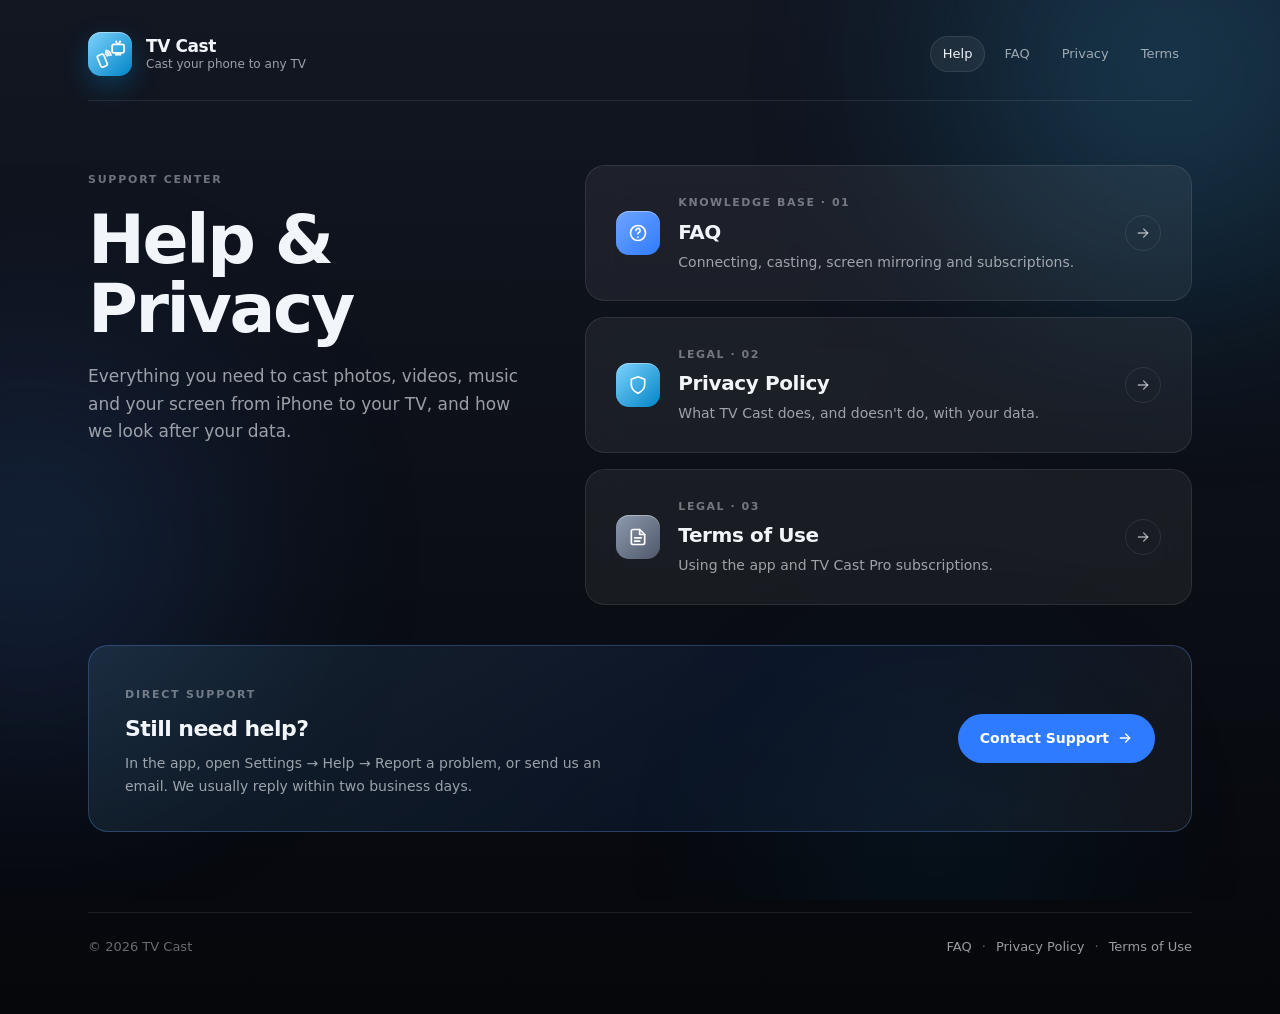
<file: index.html>
<!DOCTYPE html>
<html lang="en">
<head>
  <meta charset="UTF-8">
  <meta name="viewport" content="width=device-width, initial-scale=1.0, viewport-fit=cover">
  <meta name="color-scheme" content="dark">
  <meta name="theme-color" content="#121722">
  <meta name="description" content="Help, privacy policy and terms of use for the TV Cast app.">
  <title>Help & Privacy — TV Cast</title>
  <link rel="stylesheet" href="style.css">
</head>
<body>
  <div class="bg-blooms" aria-hidden="true">
    <div class="bloom bloom--sky"></div>
    <div class="bloom bloom--blue"></div>
    <div class="bloom bloom--deep"></div>
  </div>

  <div class="site-shell">
    <header class="site-header">
      <a class="brand" href="index.html">
        <span class="logo-tile" aria-hidden="true"><svg viewBox="0 0 300 300" fill="none" stroke="#FFFFFF" stroke-width="16" stroke-linecap="round" stroke-linejoin="round"><rect x="170" y="60" width="112" height="80" rx="18"/><path d="M226 140 V154 M204 156 H248"/><path d="M226 60 L210 38 M226 60 L242 38" stroke-width="12"/><circle cx="208" cy="34" r="10" fill="#FFFFFF" stroke="none"/><circle cx="244" cy="34" r="10" fill="#FFFFFF" stroke="none"/><rect x="46" y="154" width="64" height="116" rx="17" transform="rotate(-22 78 212)"/><path d="M107.3 150.3 A20 20 0 0 1 123.7 166.7"/><path d="M110.3 132.5 A38 38 0 0 1 141.5 163.7"/><path d="M113.2 114.8 A56 56 0 0 1 159.2 160.8"/></svg></span>
        <span class="brand-copy">
          <span class="brand-wordmark">TV Cast</span>
          <span class="brand-tagline">Cast your phone to any TV</span>
        </span>
      </a>
      <nav class="site-nav" aria-label="Support navigation">
        <a class="nav-link nav-link--active" href="index.html">Help</a>
        <a class="nav-link" href="faq.html">FAQ</a>
        <a class="nav-link" href="privacy.html">Privacy</a>
        <a class="nav-link" href="terms.html">Terms</a>
      </nav>
    </header>

    <main class="main-content">
      <div class="hub-layout">
        <section class="hub-hero">
          <span class="eyebrow">Support Center</span>
          <h1 class="display-title">Help &amp; Privacy</h1>
          <p class="hero-intro">Everything you need to cast photos, videos, music and your screen from iPhone to your TV, and how we look after your data.</p>
        </section>
        <div class="hub-cards">
          <a class="glass-card hub-card" href="faq.html">
            <span class="icon-tile tile--blue" aria-hidden="true"><svg viewBox="0 0 24 24" fill="none" stroke="currentColor" stroke-width="2" stroke-linecap="round" stroke-linejoin="round"><circle cx="12" cy="12" r="9"/><path d="M9.5 9a2.5 2.5 0 1 1 3.5 2.3c-.7.3-1 .9-1 1.7M12 17h.01"/></svg></span>
            <span class="hub-card-body">
              <span class="hub-card-meta">Knowledge Base · 01</span>
              <span class="hub-card-title">FAQ</span>
              <span class="hub-card-desc">Connecting, casting, screen mirroring and subscriptions.</span>
            </span>
            <span class="arrow-circle"><svg width="16" height="16" viewBox="0 0 24 24" fill="none" stroke="currentColor" stroke-width="2" stroke-linecap="round" stroke-linejoin="round" aria-hidden="true"><path d="M5 12h14"/><path d="M13 6l6 6-6 6"/></svg></span>
          </a>
          <a class="glass-card hub-card" href="privacy.html">
            <span class="icon-tile tile--sky" aria-hidden="true"><svg viewBox="0 0 24 24" fill="none" stroke="currentColor" stroke-width="2" stroke-linecap="round" stroke-linejoin="round"><path d="M12 22s8-4 8-10V5l-8-3-8 3v7c0 6 8 10 8 10z"/></svg></span>
            <span class="hub-card-body">
              <span class="hub-card-meta">Legal · 02</span>
              <span class="hub-card-title">Privacy Policy</span>
              <span class="hub-card-desc">What TV Cast does, and doesn't do, with your data.</span>
            </span>
            <span class="arrow-circle"><svg width="16" height="16" viewBox="0 0 24 24" fill="none" stroke="currentColor" stroke-width="2" stroke-linecap="round" stroke-linejoin="round" aria-hidden="true"><path d="M5 12h14"/><path d="M13 6l6 6-6 6"/></svg></span>
          </a>
          <a class="glass-card hub-card" href="terms.html">
            <span class="icon-tile tile--graphite" aria-hidden="true"><svg viewBox="0 0 24 24" fill="none" stroke="currentColor" stroke-width="2" stroke-linecap="round" stroke-linejoin="round"><path d="M14 3H6a2 2 0 0 0-2 2v14a2 2 0 0 0 2 2h12a2 2 0 0 0 2-2V9z"/><path d="M14 3v6h6M8 13h8M8 17h6"/></svg></span>
            <span class="hub-card-body">
              <span class="hub-card-meta">Legal · 03</span>
              <span class="hub-card-title">Terms of Use</span>
              <span class="hub-card-desc">Using the app and TV Cast Pro subscriptions.</span>
            </span>
            <span class="arrow-circle"><svg width="16" height="16" viewBox="0 0 24 24" fill="none" stroke="currentColor" stroke-width="2" stroke-linecap="round" stroke-linejoin="round" aria-hidden="true"><path d="M5 12h14"/><path d="M13 6l6 6-6 6"/></svg></span>
          </a>
        </div>
      </div>

      <section class="contact-card" aria-label="Contact support">
        <div>
          <span class="eyebrow">Direct Support</span>
          <h2 class="contact-title">Still need help?</h2>
          <p class="contact-desc">In the app, open Settings → Help → Report a problem, or send us an email. We usually reply within two business days.</p>
        </div>
        <a class="contact-btn" href="mailto:hiepzxc16@gmail.com"><span>Contact Support</span><svg width="16" height="16" viewBox="0 0 24 24" fill="none" stroke="currentColor" stroke-width="2" stroke-linecap="round" stroke-linejoin="round" aria-hidden="true"><path d="M5 12h14"/><path d="M13 6l6 6-6 6"/></svg></a>
      </section>
    </main>

    <footer class="site-footer">
      <span>© 2026 TV Cast</span>
      <div class="footer-links">
        <a href="faq.html">FAQ</a>
        <span aria-hidden="true">·</span>
        <a href="privacy.html">Privacy Policy</a>
        <span aria-hidden="true">·</span>
        <a href="terms.html">Terms of Use</a>
      </div>
    </footer>
  </div>
</body>
</html>
</file>
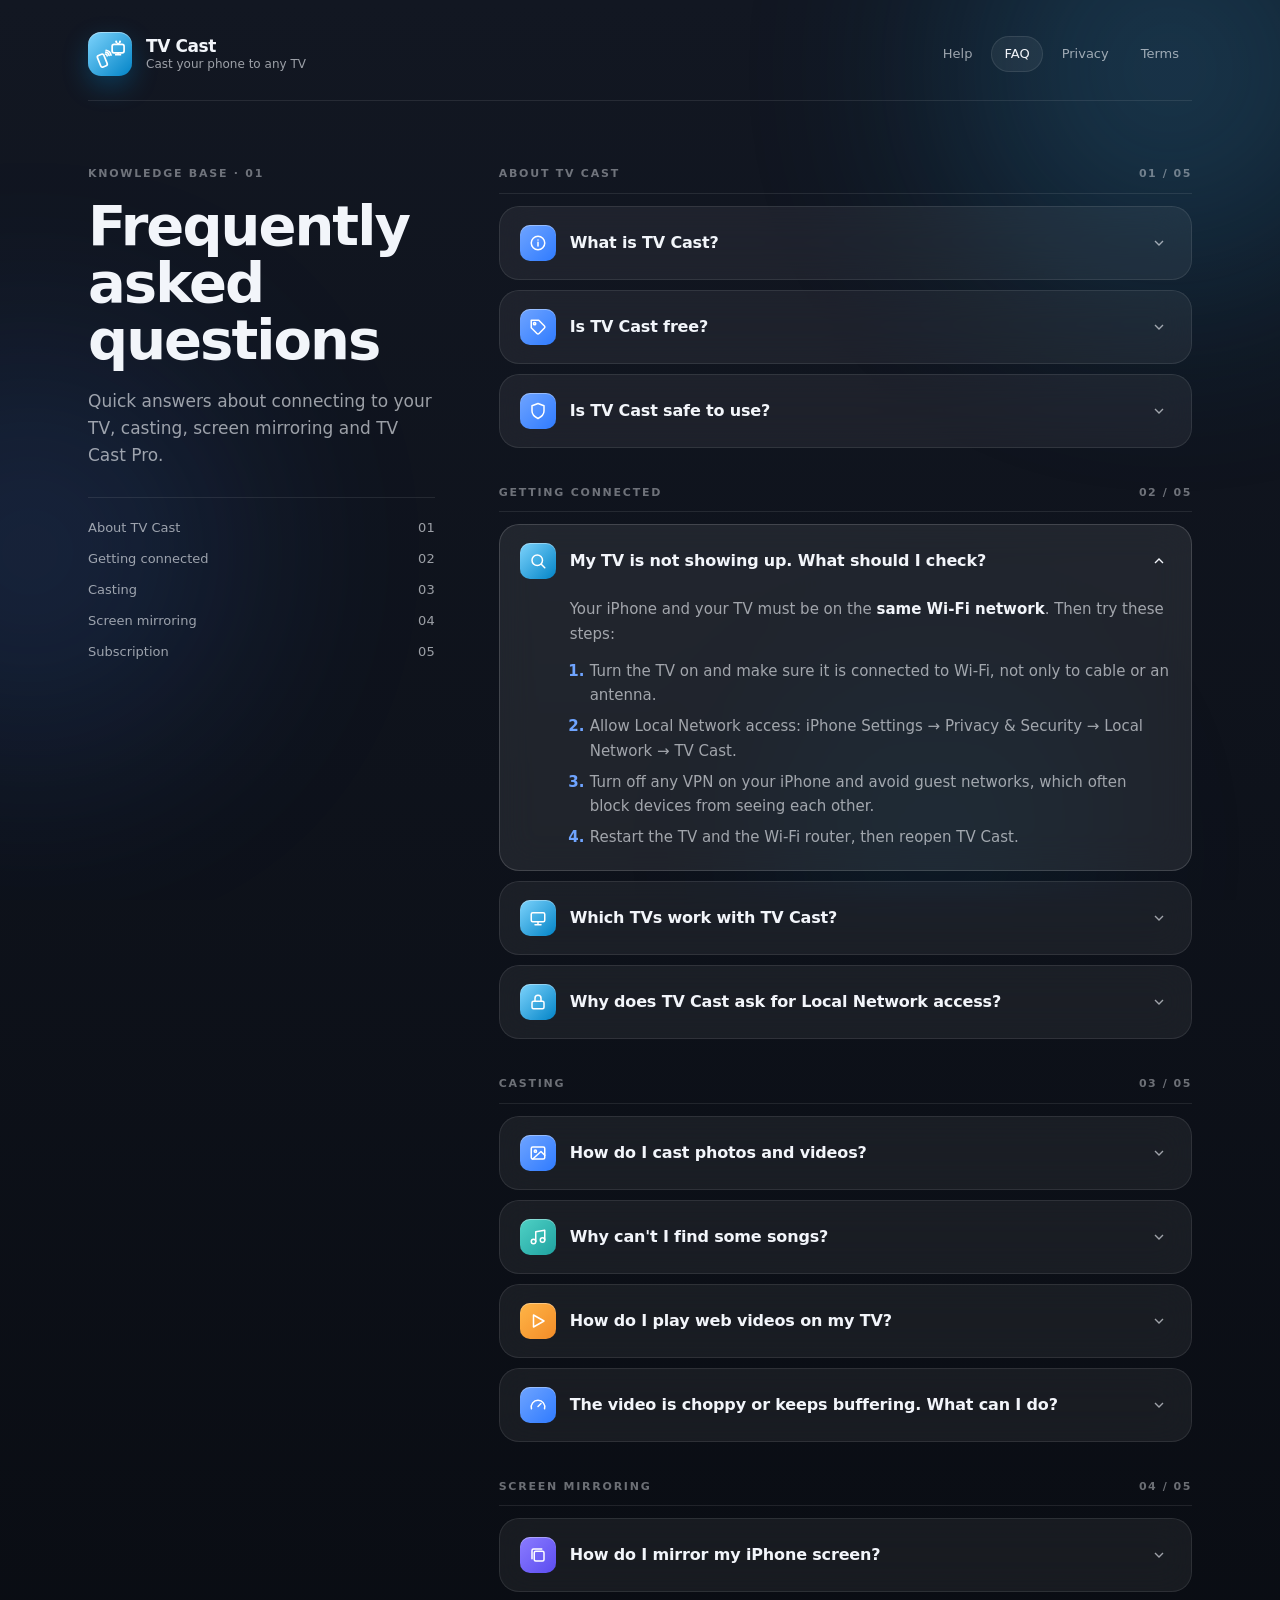
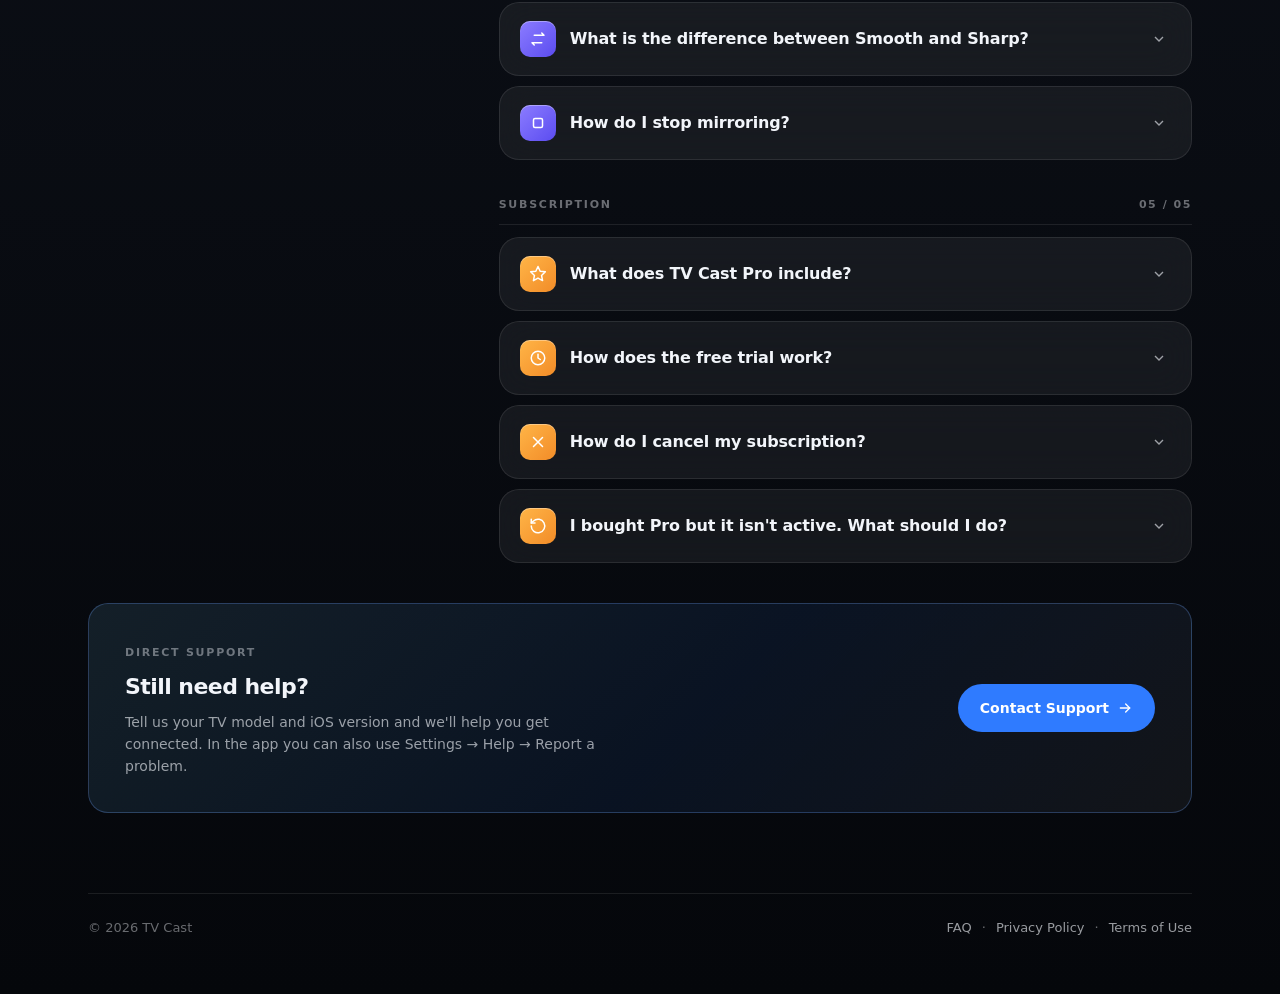
<file: faq.html>
<!DOCTYPE html>
<html lang="en">
<head>
  <meta charset="UTF-8">
  <meta name="viewport" content="width=device-width, initial-scale=1.0, viewport-fit=cover">
  <meta name="color-scheme" content="dark">
  <meta name="theme-color" content="#121722">
  <meta name="description" content="Answers about connecting, casting, screen mirroring and subscriptions in TV Cast.">
  <title>FAQ — TV Cast</title>
  <link rel="stylesheet" href="style.css">
</head>
<body>
  <div class="bg-blooms" aria-hidden="true">
    <div class="bloom bloom--sky"></div>
    <div class="bloom bloom--blue"></div>
    <div class="bloom bloom--deep"></div>
  </div>

  <div class="site-shell">
    <header class="site-header">
      <a class="brand" href="index.html">
        <span class="logo-tile" aria-hidden="true"><svg viewBox="0 0 300 300" fill="none" stroke="#FFFFFF" stroke-width="16" stroke-linecap="round" stroke-linejoin="round"><rect x="170" y="60" width="112" height="80" rx="18"/><path d="M226 140 V154 M204 156 H248"/><path d="M226 60 L210 38 M226 60 L242 38" stroke-width="12"/><circle cx="208" cy="34" r="10" fill="#FFFFFF" stroke="none"/><circle cx="244" cy="34" r="10" fill="#FFFFFF" stroke="none"/><rect x="46" y="154" width="64" height="116" rx="17" transform="rotate(-22 78 212)"/><path d="M107.3 150.3 A20 20 0 0 1 123.7 166.7"/><path d="M110.3 132.5 A38 38 0 0 1 141.5 163.7"/><path d="M113.2 114.8 A56 56 0 0 1 159.2 160.8"/></svg></span>
        <span class="brand-copy">
          <span class="brand-wordmark">TV Cast</span>
          <span class="brand-tagline">Cast your phone to any TV</span>
        </span>
      </a>
      <nav class="site-nav" aria-label="Support navigation">
        <a class="nav-link" href="index.html">Help</a>
        <a class="nav-link nav-link--active" href="faq.html">FAQ</a>
        <a class="nav-link" href="privacy.html">Privacy</a>
        <a class="nav-link" href="terms.html">Terms</a>
      </nav>
    </header>

    <main class="main-content">
      <div class="editorial-split">
        <aside class="editorial-aside">
          <span class="eyebrow">Knowledge Base · 01</span>
          <h1 class="display-title display-title--sub">Frequently asked questions</h1>
          <p class="hero-intro">Quick answers about connecting to your TV, casting, screen mirroring and TV Cast Pro.</p>
          <nav class="aside-toc" aria-label="FAQ sections">
            <a class="toc-link" href="#about"><span>About TV Cast</span><span>01</span></a>
            <a class="toc-link" href="#connected"><span>Getting connected</span><span>02</span></a>
            <a class="toc-link" href="#casting"><span>Casting</span><span>03</span></a>
            <a class="toc-link" href="#mirroring"><span>Screen mirroring</span><span>04</span></a>
            <a class="toc-link" href="#subscription"><span>Subscription</span><span>05</span></a>
          </nav>
        </aside>
        <div class="editorial-flow">
          <section id="about" class="faq-group">
            <div class="faq-group-head"><span class="eyebrow">About TV Cast</span><span class="section-num">01 / 05</span></div>
            <div class="faq-list">
              <details class="glass-card faq-item">
                <summary class="faq-summary"><span class="icon-tile icon-tile--sm tile--blue" aria-hidden="true"><svg viewBox="0 0 24 24" fill="none" stroke="currentColor" stroke-width="2" stroke-linecap="round" stroke-linejoin="round"><circle cx="12" cy="12" r="9"/><path d="M12 11v5M12 8h.01"/></svg></span><span class="faq-question">What is TV Cast?</span><span class="faq-chevron" aria-hidden="true"><svg width="16" height="16" viewBox="0 0 24 24" fill="none" stroke="currentColor" stroke-width="2"><path d="M6 9l6 6 6-6"/></svg></span></summary>
                <div class="faq-answer"><p>TV Cast lets you show photos, videos and music from your iPhone on your TV, play web videos on the big screen and mirror your iPhone screen, all over your home Wi‑Fi with no cables or extra setup.</p></div>
              </details>
              <details class="glass-card faq-item">
                <summary class="faq-summary"><span class="icon-tile icon-tile--sm tile--blue" aria-hidden="true"><svg viewBox="0 0 24 24" fill="none" stroke="currentColor" stroke-width="2" stroke-linecap="round" stroke-linejoin="round"><path d="M20.6 13.4l-7.2 7.2a2 2 0 0 1-2.8 0L3 13V3h10l7.6 7.6a2 2 0 0 1 0 2.8z"/><circle cx="7.5" cy="7.5" r="1.5"/></svg></span><span class="faq-question">Is TV Cast free?</span><span class="faq-chevron" aria-hidden="true"><svg width="16" height="16" viewBox="0 0 24 24" fill="none" stroke="currentColor" stroke-width="2"><path d="M6 9l6 6 6-6"/></svg></span></summary>
                <div class="faq-answer"><p>Yes. You can download TV Cast and use every feature for free with a daily limit. <strong>TV Cast Pro</strong> removes the limits. There are no ads in the app.</p></div>
              </details>
              <details class="glass-card faq-item">
                <summary class="faq-summary"><span class="icon-tile icon-tile--sm tile--blue" aria-hidden="true"><svg viewBox="0 0 24 24" fill="none" stroke="currentColor" stroke-width="2" stroke-linecap="round" stroke-linejoin="round"><path d="M12 22s8-4 8-10V5l-8-3-8 3v7c0 6 8 10 8 10z"/></svg></span><span class="faq-question">Is TV Cast safe to use?</span><span class="faq-chevron" aria-hidden="true"><svg width="16" height="16" viewBox="0 0 24 24" fill="none" stroke="currentColor" stroke-width="2"><path d="M6 9l6 6 6-6"/></svg></span></summary>
                <div class="faq-answer"><p>Yes. TV Cast connects your iPhone and your TV directly over your own Wi‑Fi network. Your photos, videos and screen are never uploaded to our servers, and the app has no ads or tracking. See our <a href="privacy.html">Privacy Policy</a>.</p></div>
              </details>
            </div>
          </section>
          <section id="connected" class="faq-group">
            <div class="faq-group-head"><span class="eyebrow">Getting connected</span><span class="section-num">02 / 05</span></div>
            <div class="faq-list">
              <details class="glass-card faq-item" open>
                <summary class="faq-summary"><span class="icon-tile icon-tile--sm tile--sky" aria-hidden="true"><svg viewBox="0 0 24 24" fill="none" stroke="currentColor" stroke-width="2" stroke-linecap="round" stroke-linejoin="round"><circle cx="11" cy="11" r="7"/><path d="M21 21l-4.3-4.3"/></svg></span><span class="faq-question">My TV is not showing up. What should I check?</span><span class="faq-chevron" aria-hidden="true"><svg width="16" height="16" viewBox="0 0 24 24" fill="none" stroke="currentColor" stroke-width="2"><path d="M6 9l6 6 6-6"/></svg></span></summary>
                <div class="faq-answer"><p>Your iPhone and your TV must be on the <strong>same Wi‑Fi network</strong>. Then try these steps:</p><ol class="steps"><li>Turn the TV on and make sure it is connected to Wi‑Fi, not only to cable or an antenna.</li><li>Allow Local Network access: iPhone Settings → Privacy &amp; Security → Local Network → TV Cast.</li><li>Turn off any VPN on your iPhone and avoid guest networks, which often block devices from seeing each other.</li><li>Restart the TV and the Wi‑Fi router, then reopen TV Cast.</li></ol></div>
              </details>
              <details class="glass-card faq-item">
                <summary class="faq-summary"><span class="icon-tile icon-tile--sm tile--sky" aria-hidden="true"><svg viewBox="0 0 24 24" fill="none" stroke="currentColor" stroke-width="2" stroke-linecap="round" stroke-linejoin="round"><rect x="3" y="5" width="18" height="12" rx="2"/><path d="M8 21h8M12 17v4"/></svg></span><span class="faq-question">Which TVs work with TV Cast?</span><span class="faq-chevron" aria-hidden="true"><svg width="16" height="16" viewBox="0 0 24 24" fill="none" stroke="currentColor" stroke-width="2"><path d="M6 9l6 6 6-6"/></svg></span></summary>
                <div class="faq-answer"><p>TV Cast works with most smart TVs, streaming sticks and media boxes that support common casting standards, as well as AirPlay‑compatible TVs. If your TV shows up in the device list, you can cast to it.</p><p>Some older TVs only support a few video formats. If a video won't play, try a different video or update your TV's software.</p></div>
              </details>
              <details class="glass-card faq-item">
                <summary class="faq-summary"><span class="icon-tile icon-tile--sm tile--sky" aria-hidden="true"><svg viewBox="0 0 24 24" fill="none" stroke="currentColor" stroke-width="2" stroke-linecap="round" stroke-linejoin="round"><rect x="4" y="11" width="16" height="10" rx="2"/><path d="M8 11V7a4 4 0 0 1 8 0v4"/></svg></span><span class="faq-question">Why does TV Cast ask for Local Network access?</span><span class="faq-chevron" aria-hidden="true"><svg width="16" height="16" viewBox="0 0 24 24" fill="none" stroke="currentColor" stroke-width="2"><path d="M6 9l6 6 6-6"/></svg></span></summary>
                <div class="faq-answer"><p>Local Network access lets TV Cast find TVs on your Wi‑Fi and send your photos, videos and screen to them directly. Without it, the device list stays empty. Nothing is sent outside your home network.</p></div>
              </details>
            </div>
          </section>
          <section id="casting" class="faq-group">
            <div class="faq-group-head"><span class="eyebrow">Casting</span><span class="section-num">03 / 05</span></div>
            <div class="faq-list">
              <details class="glass-card faq-item">
                <summary class="faq-summary"><span class="icon-tile icon-tile--sm tile--blue" aria-hidden="true"><svg viewBox="0 0 24 24" fill="none" stroke="currentColor" stroke-width="2" stroke-linecap="round" stroke-linejoin="round"><rect x="3" y="4" width="18" height="16" rx="2"/><circle cx="8.5" cy="9.5" r="1.5"/><path d="M21 15l-5-5L5 20"/></svg></span><span class="faq-question">How do I cast photos and videos?</span><span class="faq-chevron" aria-hidden="true"><svg width="16" height="16" viewBox="0 0 24 24" fill="none" stroke="currentColor" stroke-width="2"><path d="M6 9l6 6 6-6"/></svg></span></summary>
                <div class="faq-answer"><ol class="steps"><li>Connect to your TV from the Home screen.</li><li>Tap Photos or Videos and allow access to your library.</li><li>Tap an item to show it on the TV. Use the controls at the bottom to play, pause or move between items.</li></ol></div>
              </details>
              <details class="glass-card faq-item">
                <summary class="faq-summary"><span class="icon-tile icon-tile--sm tile--teal" aria-hidden="true"><svg viewBox="0 0 24 24" fill="none" stroke="currentColor" stroke-width="2" stroke-linecap="round" stroke-linejoin="round"><path d="M9 18V5l12-2v13"/><circle cx="6" cy="18" r="3"/><circle cx="18" cy="16" r="3"/></svg></span><span class="faq-question">Why can't I find some songs?</span><span class="faq-chevron" aria-hidden="true"><svg width="16" height="16" viewBox="0 0 24 24" fill="none" stroke="currentColor" stroke-width="2"><path d="M6 9l6 6 6-6"/></svg></span></summary>
                <div class="faq-answer"><p>TV Cast can only play songs that are <strong>saved on this iPhone</strong>. Songs that are only streamed, or that are protected by copyright (DRM), can't be cast.</p></div>
              </details>
              <details class="glass-card faq-item">
                <summary class="faq-summary"><span class="icon-tile icon-tile--sm tile--amber" aria-hidden="true"><svg viewBox="0 0 24 24" fill="none" stroke="currentColor" stroke-width="2" stroke-linecap="round" stroke-linejoin="round"><polygon points="6 4 20 12 6 20 6 4"/></svg></span><span class="faq-question">How do I play web videos on my TV?</span><span class="faq-chevron" aria-hidden="true"><svg width="16" height="16" viewBox="0 0 24 24" fill="none" stroke="currentColor" stroke-width="2"><path d="M6 9l6 6 6-6"/></svg></span></summary>
                <div class="faq-answer"><p>Open <strong>YouTube</strong> on the Home screen, start playing a video in the built‑in browser, then tap <strong>Cast to TV</strong>. Some websites block casting, and some videos may not play on every TV.</p></div>
              </details>
              <details class="glass-card faq-item">
                <summary class="faq-summary"><span class="icon-tile icon-tile--sm tile--blue" aria-hidden="true"><svg viewBox="0 0 24 24" fill="none" stroke="currentColor" stroke-width="2" stroke-linecap="round" stroke-linejoin="round"><path d="M12 14l4-4"/><path d="M3.3 17a9 9 0 1 1 17.4 0"/></svg></span><span class="faq-question">The video is choppy or keeps buffering. What can I do?</span><span class="faq-chevron" aria-hidden="true"><svg width="16" height="16" viewBox="0 0 24 24" fill="none" stroke="currentColor" stroke-width="2"><path d="M6 9l6 6 6-6"/></svg></span></summary>
                <div class="faq-answer"><ul class="bullet-list"><li>Move closer to the Wi‑Fi router, or use the 5 GHz network if your router has one.</li><li>Close other apps that use a lot of data, such as downloads or video calls.</li><li>Large or high‑resolution videos need a strong connection. Try a shorter or smaller video.</li></ul></div>
              </details>
            </div>
          </section>
          <section id="mirroring" class="faq-group">
            <div class="faq-group-head"><span class="eyebrow">Screen mirroring</span><span class="section-num">04 / 05</span></div>
            <div class="faq-list">
              <details class="glass-card faq-item">
                <summary class="faq-summary"><span class="icon-tile icon-tile--sm tile--violet" aria-hidden="true"><svg viewBox="0 0 24 24" fill="none" stroke="currentColor" stroke-width="2" stroke-linecap="round" stroke-linejoin="round"><rect x="7" y="7" width="13" height="13" rx="2"/><path d="M4 17V6a2 2 0 0 1 2-2h11"/></svg></span><span class="faq-question">How do I mirror my iPhone screen?</span><span class="faq-chevron" aria-hidden="true"><svg width="16" height="16" viewBox="0 0 24 24" fill="none" stroke="currentColor" stroke-width="2"><path d="M6 9l6 6 6-6"/></svg></span></summary>
                <div class="faq-answer"><p><strong>Apple TV or AirPlay TVs:</strong> open Control Center, tap Screen Mirroring and choose your TV. Enter the code shown on the TV if asked.</p><p><strong>Other TVs:</strong></p><ol class="steps"><li>Connect to the TV in TV Cast and tap Screen Mirroring.</li><li>Choose Smooth or Sharp, then tap Start Mirroring.</li><li>In the popup, tap Start Broadcast. Your TV opens the stream by itself.</li></ol></div>
              </details>
              <details class="glass-card faq-item">
                <summary class="faq-summary"><span class="icon-tile icon-tile--sm tile--violet" aria-hidden="true"><svg viewBox="0 0 24 24" fill="none" stroke="currentColor" stroke-width="2" stroke-linecap="round" stroke-linejoin="round"><path d="M7 7h13l-3-3M17 17H4l3 3"/></svg></span><span class="faq-question">What is the difference between Smooth and Sharp?</span><span class="faq-chevron" aria-hidden="true"><svg width="16" height="16" viewBox="0 0 24 24" fill="none" stroke="currentColor" stroke-width="2"><path d="M6 9l6 6 6-6"/></svg></span></summary>
                <div class="faq-answer"><p><strong>Smooth</strong> shows your screen with very little delay, which is best for apps, games and presentations. It shows the picture only, without sound, and your TV needs a web browser.</p><p><strong>Sharp</strong> sends a clearer video stream with sound, but runs a few seconds behind. It's best for watching videos.</p></div>
              </details>
              <details class="glass-card faq-item">
                <summary class="faq-summary"><span class="icon-tile icon-tile--sm tile--violet" aria-hidden="true"><svg viewBox="0 0 24 24" fill="none" stroke="currentColor" stroke-width="2" stroke-linecap="round" stroke-linejoin="round"><rect x="6" y="6" width="12" height="12" rx="2"/></svg></span><span class="faq-question">How do I stop mirroring?</span><span class="faq-chevron" aria-hidden="true"><svg width="16" height="16" viewBox="0 0 24 24" fill="none" stroke="currentColor" stroke-width="2"><path d="M6 9l6 6 6-6"/></svg></span></summary>
                <div class="faq-answer"><p>Tap the red recording indicator at the top of your screen and choose Stop, or open TV Cast and tap <strong>Stop Mirroring</strong>.</p></div>
              </details>
            </div>
          </section>
          <section id="subscription" class="faq-group">
            <div class="faq-group-head"><span class="eyebrow">Subscription</span><span class="section-num">05 / 05</span></div>
            <div class="faq-list">
              <details class="glass-card faq-item">
                <summary class="faq-summary"><span class="icon-tile icon-tile--sm tile--amber" aria-hidden="true"><svg viewBox="0 0 24 24" fill="none" stroke="currentColor" stroke-width="2" stroke-linecap="round" stroke-linejoin="round"><path d="M12 2l2.9 6.3 6.9.8-5.1 4.8 1.4 6.9L12 17.5 5.9 20.8l1.4-6.9L2.2 9.1l6.9-.8L12 2z"/></svg></span><span class="faq-question">What does TV Cast Pro include?</span><span class="faq-chevron" aria-hidden="true"><svg width="16" height="16" viewBox="0 0 24 24" fill="none" stroke="currentColor" stroke-width="2"><path d="M6 9l6 6 6-6"/></svg></span></summary>
                <div class="faq-answer"><p>Pro removes the daily limits on casting photos, videos, music and web videos, and unlocks HD screen mirroring.</p></div>
              </details>
              <details class="glass-card faq-item">
                <summary class="faq-summary"><span class="icon-tile icon-tile--sm tile--amber" aria-hidden="true"><svg viewBox="0 0 24 24" fill="none" stroke="currentColor" stroke-width="2" stroke-linecap="round" stroke-linejoin="round"><circle cx="12" cy="12" r="9"/><path d="M12 7v5l3 2"/></svg></span><span class="faq-question">How does the free trial work?</span><span class="faq-chevron" aria-hidden="true"><svg width="16" height="16" viewBox="0 0 24 24" fill="none" stroke="currentColor" stroke-width="2"><path d="M6 9l6 6 6-6"/></svg></span></summary>
                <div class="faq-answer"><p>If a plan includes a free trial, you won't be charged during the trial. When it ends, your subscription starts automatically at the price shown before you subscribed, unless you cancel at least 24 hours before the trial ends.</p></div>
              </details>
              <details class="glass-card faq-item">
                <summary class="faq-summary"><span class="icon-tile icon-tile--sm tile--amber" aria-hidden="true"><svg viewBox="0 0 24 24" fill="none" stroke="currentColor" stroke-width="2" stroke-linecap="round" stroke-linejoin="round"><path d="M6 6l12 12M18 6L6 18"/></svg></span><span class="faq-question">How do I cancel my subscription?</span><span class="faq-chevron" aria-hidden="true"><svg width="16" height="16" viewBox="0 0 24 24" fill="none" stroke="currentColor" stroke-width="2"><path d="M6 9l6 6 6-6"/></svg></span></summary>
                <div class="faq-answer"><p>Subscriptions are managed by Apple. Open iPhone <strong>Settings → your name → Subscriptions → TV Cast</strong> and tap Cancel Subscription, or open <strong>Settings → Manage Subscription</strong> in TV Cast. You keep Pro until the end of the current period.</p></div>
              </details>
              <details class="glass-card faq-item">
                <summary class="faq-summary"><span class="icon-tile icon-tile--sm tile--amber" aria-hidden="true"><svg viewBox="0 0 24 24" fill="none" stroke="currentColor" stroke-width="2" stroke-linecap="round" stroke-linejoin="round"><path d="M3 12a9 9 0 1 0 3-6.7L3 8"/><path d="M3 3v5h5"/></svg></span><span class="faq-question">I bought Pro but it isn't active. What should I do?</span><span class="faq-chevron" aria-hidden="true"><svg width="16" height="16" viewBox="0 0 24 24" fill="none" stroke="currentColor" stroke-width="2"><path d="M6 9l6 6 6-6"/></svg></span></summary>
                <div class="faq-answer"><p>Make sure you are signed in with the same Apple ID you used to subscribe, then tap <strong>Restore</strong> on the Pro screen. Refunds are handled by Apple at <a href="https://reportaproblem.apple.com">reportaproblem.apple.com</a>.</p></div>
              </details>
            </div>
          </section>
        </div>
      </div>

      <section class="contact-card" aria-label="Contact support">
        <div>
          <span class="eyebrow">Direct Support</span>
          <h2 class="contact-title">Still need help?</h2>
          <p class="contact-desc">Tell us your TV model and iOS version and we'll help you get connected. In the app you can also use Settings → Help → Report a problem.</p>
        </div>
        <a class="contact-btn" href="mailto:hiepzxc16@gmail.com"><span>Contact Support</span><svg width="16" height="16" viewBox="0 0 24 24" fill="none" stroke="currentColor" stroke-width="2" stroke-linecap="round" stroke-linejoin="round" aria-hidden="true"><path d="M5 12h14"/><path d="M13 6l6 6-6 6"/></svg></a>
      </section>
    </main>

    <footer class="site-footer">
      <span>© 2026 TV Cast</span>
      <div class="footer-links">
        <a href="faq.html">FAQ</a>
        <span aria-hidden="true">·</span>
        <a href="privacy.html">Privacy Policy</a>
        <span aria-hidden="true">·</span>
        <a href="terms.html">Terms of Use</a>
      </div>
    </footer>
  </div>
</body>
</html>
</file>
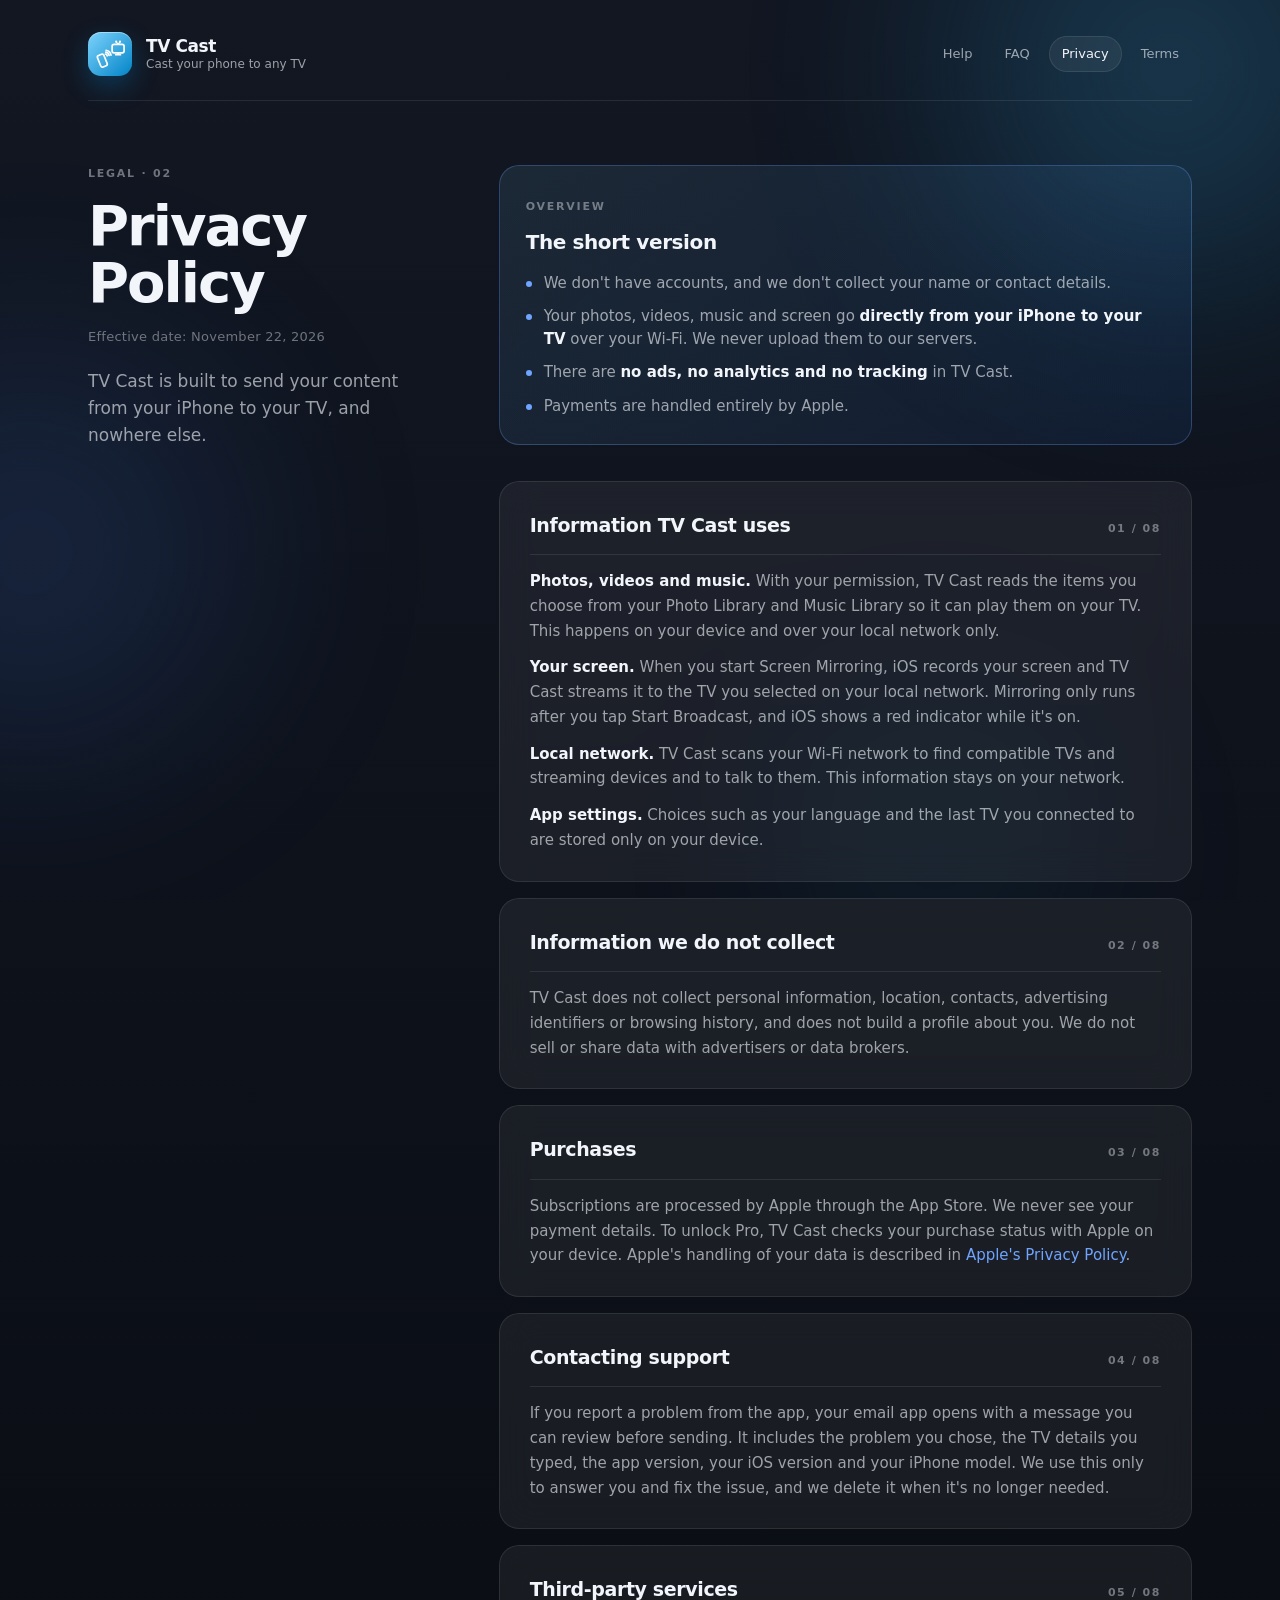
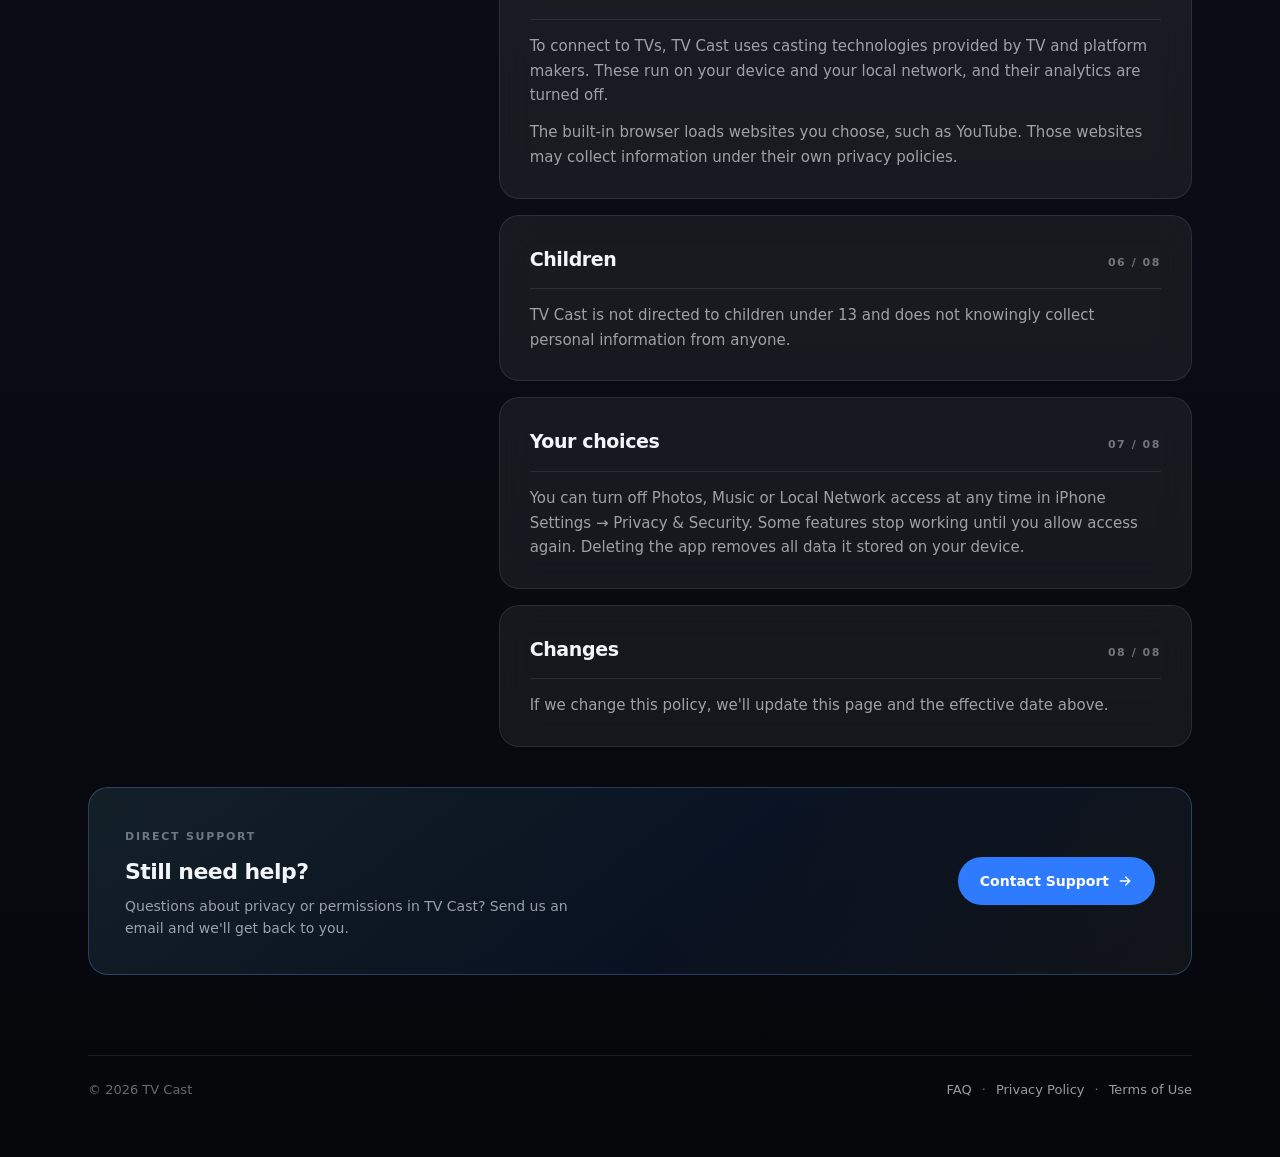
<file: privacy.html>
<!DOCTYPE html>
<html lang="en">
<head>
  <meta charset="UTF-8">
  <meta name="viewport" content="width=device-width, initial-scale=1.0, viewport-fit=cover">
  <meta name="color-scheme" content="dark">
  <meta name="theme-color" content="#121722">
  <meta name="description" content="How TV Cast handles your data: no accounts, no ads, no tracking.">
  <title>Privacy Policy — TV Cast</title>
  <link rel="stylesheet" href="style.css">
</head>
<body>
  <div class="bg-blooms" aria-hidden="true">
    <div class="bloom bloom--sky"></div>
    <div class="bloom bloom--blue"></div>
    <div class="bloom bloom--deep"></div>
  </div>

  <div class="site-shell">
    <header class="site-header">
      <a class="brand" href="index.html">
        <span class="logo-tile" aria-hidden="true"><svg viewBox="0 0 300 300" fill="none" stroke="#FFFFFF" stroke-width="16" stroke-linecap="round" stroke-linejoin="round"><rect x="170" y="60" width="112" height="80" rx="18"/><path d="M226 140 V154 M204 156 H248"/><path d="M226 60 L210 38 M226 60 L242 38" stroke-width="12"/><circle cx="208" cy="34" r="10" fill="#FFFFFF" stroke="none"/><circle cx="244" cy="34" r="10" fill="#FFFFFF" stroke="none"/><rect x="46" y="154" width="64" height="116" rx="17" transform="rotate(-22 78 212)"/><path d="M107.3 150.3 A20 20 0 0 1 123.7 166.7"/><path d="M110.3 132.5 A38 38 0 0 1 141.5 163.7"/><path d="M113.2 114.8 A56 56 0 0 1 159.2 160.8"/></svg></span>
        <span class="brand-copy">
          <span class="brand-wordmark">TV Cast</span>
          <span class="brand-tagline">Cast your phone to any TV</span>
        </span>
      </a>
      <nav class="site-nav" aria-label="Support navigation">
        <a class="nav-link" href="index.html">Help</a>
        <a class="nav-link" href="faq.html">FAQ</a>
        <a class="nav-link nav-link--active" href="privacy.html">Privacy</a>
        <a class="nav-link" href="terms.html">Terms</a>
      </nav>
    </header>

    <main class="main-content">
      <div class="editorial-split">
        <aside class="editorial-aside">
          <span class="eyebrow">Legal · 02</span>
          <h1 class="display-title display-title--sub">Privacy Policy</h1>
          <p class="effective-date">Effective date: November 22, 2026</p>
          <p class="hero-intro">TV Cast is built to send your content from your iPhone to your TV, and nowhere else.</p>
        </aside>
        <div class="editorial-flow">
          <section class="summary-card" aria-label="Summary">
            <span class="eyebrow">Overview</span>
            <h2 class="summary-title">The short version</h2>
            <ul class="bullet-list"><li>We don't have accounts, and we don't collect your name or contact details.</li><li>Your photos, videos, music and screen go <strong>directly from your iPhone to your TV</strong> over your Wi‑Fi. We never upload them to our servers.</li><li>There are <strong>no ads, no analytics and no tracking</strong> in TV Cast.</li><li>Payments are handled entirely by Apple.</li></ul>
          </section>
          <div class="policy-cards">
            <article class="glass-card policy-card">
              <div class="policy-card-head"><h2 class="policy-title">Information TV Cast uses</h2><span class="section-num">01 / 08</span></div>
              <div class="policy-body"><p><strong>Photos, videos and music.</strong> With your permission, TV Cast reads the items you choose from your Photo Library and Music Library so it can play them on your TV. This happens on your device and over your local network only.</p><p><strong>Your screen.</strong> When you start Screen Mirroring, iOS records your screen and TV Cast streams it to the TV you selected on your local network. Mirroring only runs after you tap Start Broadcast, and iOS shows a red indicator while it's on.</p><p><strong>Local network.</strong> TV Cast scans your Wi‑Fi network to find compatible TVs and streaming devices and to talk to them. This information stays on your network.</p><p><strong>App settings.</strong> Choices such as your language and the last TV you connected to are stored only on your device.</p></div>
            </article>
            <article class="glass-card policy-card">
              <div class="policy-card-head"><h2 class="policy-title">Information we do not collect</h2><span class="section-num">02 / 08</span></div>
              <div class="policy-body"><p>TV Cast does not collect personal information, location, contacts, advertising identifiers or browsing history, and does not build a profile about you. We do not sell or share data with advertisers or data brokers.</p></div>
            </article>
            <article class="glass-card policy-card">
              <div class="policy-card-head"><h2 class="policy-title">Purchases</h2><span class="section-num">03 / 08</span></div>
              <div class="policy-body"><p>Subscriptions are processed by Apple through the App Store. We never see your payment details. To unlock Pro, TV Cast checks your purchase status with Apple on your device. Apple's handling of your data is described in <a href="https://www.apple.com/legal/privacy/">Apple's Privacy Policy</a>.</p></div>
            </article>
            <article class="glass-card policy-card">
              <div class="policy-card-head"><h2 class="policy-title">Contacting support</h2><span class="section-num">04 / 08</span></div>
              <div class="policy-body"><p>If you report a problem from the app, your email app opens with a message you can review before sending. It includes the problem you chose, the TV details you typed, the app version, your iOS version and your iPhone model. We use this only to answer you and fix the issue, and we delete it when it's no longer needed.</p></div>
            </article>
            <article class="glass-card policy-card">
              <div class="policy-card-head"><h2 class="policy-title">Third‑party services</h2><span class="section-num">05 / 08</span></div>
              <div class="policy-body"><p>To connect to TVs, TV Cast uses casting technologies provided by TV and platform makers. These run on your device and your local network, and their analytics are turned off.</p><p>The built‑in browser loads websites you choose, such as YouTube. Those websites may collect information under their own privacy policies.</p></div>
            </article>
            <article class="glass-card policy-card">
              <div class="policy-card-head"><h2 class="policy-title">Children</h2><span class="section-num">06 / 08</span></div>
              <div class="policy-body"><p>TV Cast is not directed to children under 13 and does not knowingly collect personal information from anyone.</p></div>
            </article>
            <article class="glass-card policy-card">
              <div class="policy-card-head"><h2 class="policy-title">Your choices</h2><span class="section-num">07 / 08</span></div>
              <div class="policy-body"><p>You can turn off Photos, Music or Local Network access at any time in iPhone Settings → Privacy &amp; Security. Some features stop working until you allow access again. Deleting the app removes all data it stored on your device.</p></div>
            </article>
            <article class="glass-card policy-card">
              <div class="policy-card-head"><h2 class="policy-title">Changes</h2><span class="section-num">08 / 08</span></div>
              <div class="policy-body"><p>If we change this policy, we'll update this page and the effective date above.</p></div>
            </article>
          </div>
        </div>
      </div>

      <section class="contact-card" aria-label="Contact support">
        <div>
          <span class="eyebrow">Direct Support</span>
          <h2 class="contact-title">Still need help?</h2>
          <p class="contact-desc">Questions about privacy or permissions in TV Cast? Send us an email and we'll get back to you.</p>
        </div>
        <a class="contact-btn" href="mailto:hiepzxc16@gmail.com"><span>Contact Support</span><svg width="16" height="16" viewBox="0 0 24 24" fill="none" stroke="currentColor" stroke-width="2" stroke-linecap="round" stroke-linejoin="round" aria-hidden="true"><path d="M5 12h14"/><path d="M13 6l6 6-6 6"/></svg></a>
      </section>
    </main>

    <footer class="site-footer">
      <span>© 2026 TV Cast</span>
      <div class="footer-links">
        <a href="faq.html">FAQ</a>
        <span aria-hidden="true">·</span>
        <a href="privacy.html">Privacy Policy</a>
        <span aria-hidden="true">·</span>
        <a href="terms.html">Terms of Use</a>
      </div>
    </footer>
  </div>
</body>
</html>
</file>
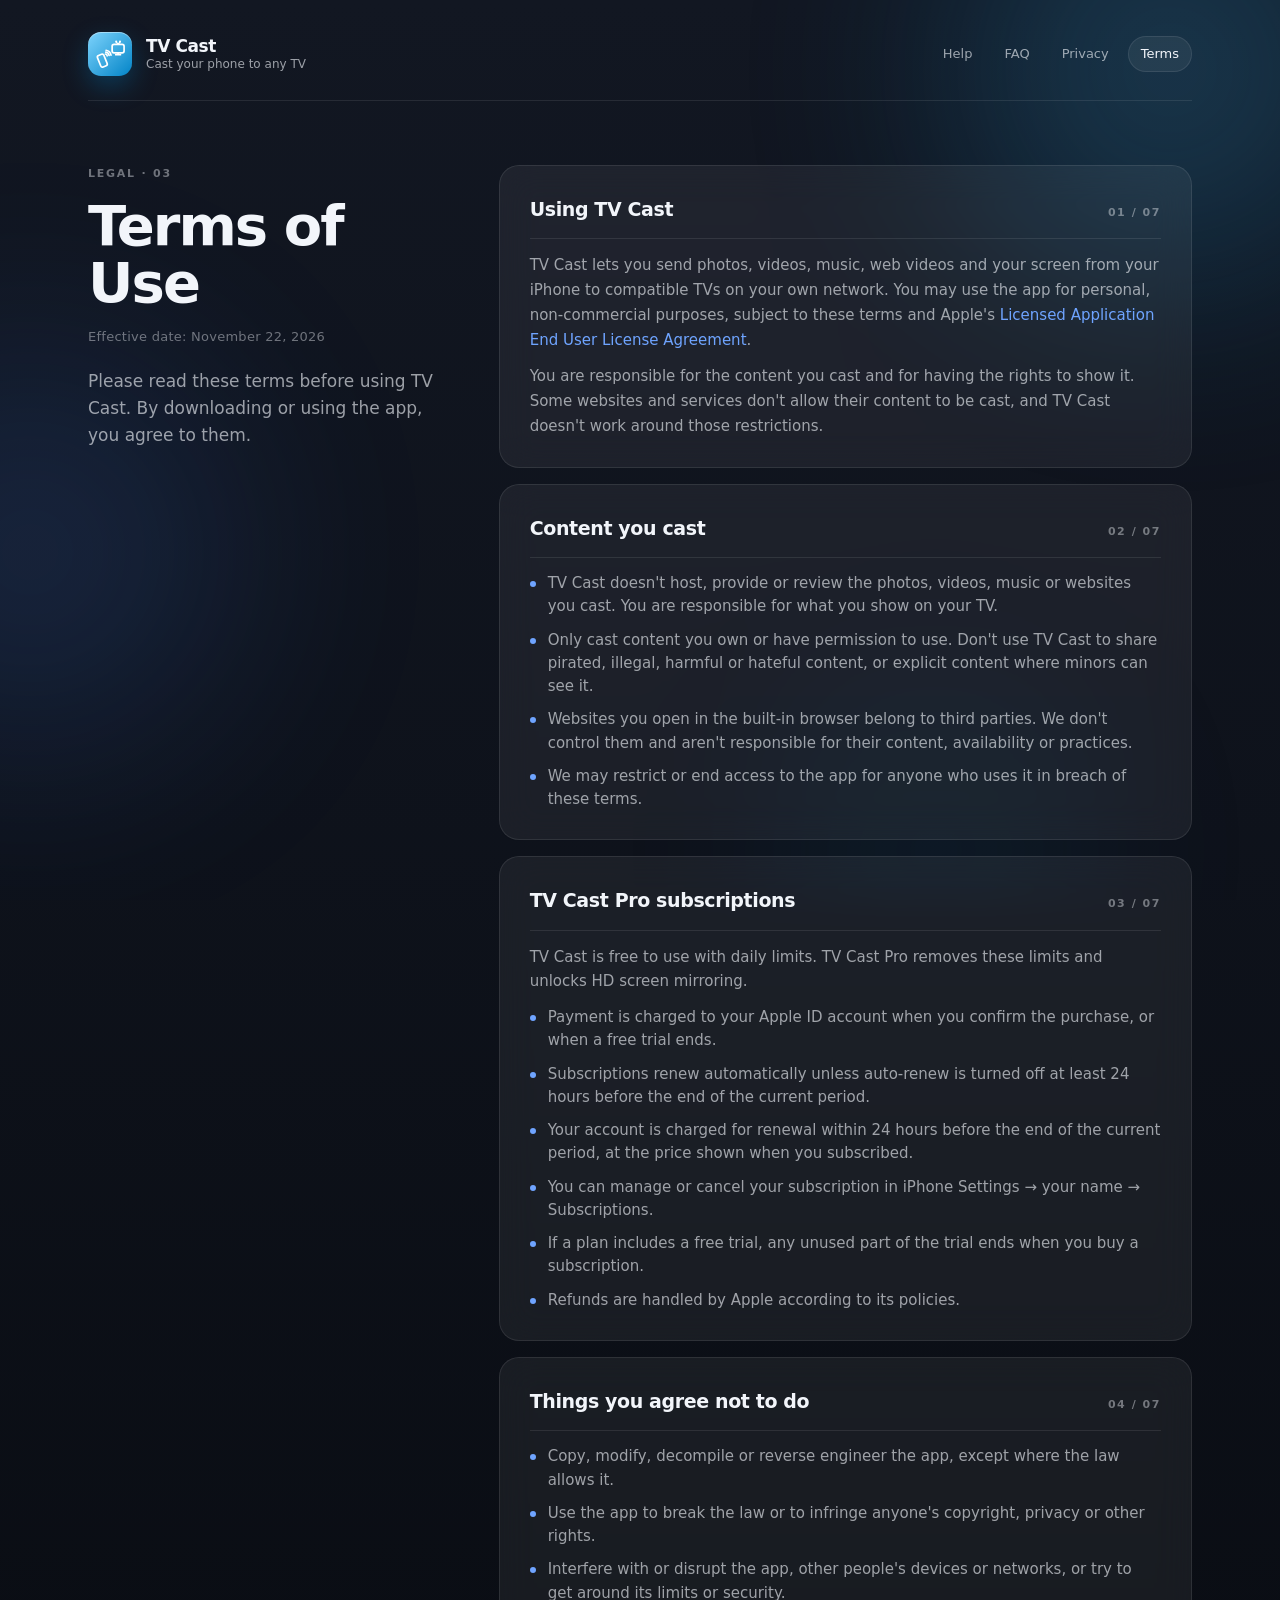
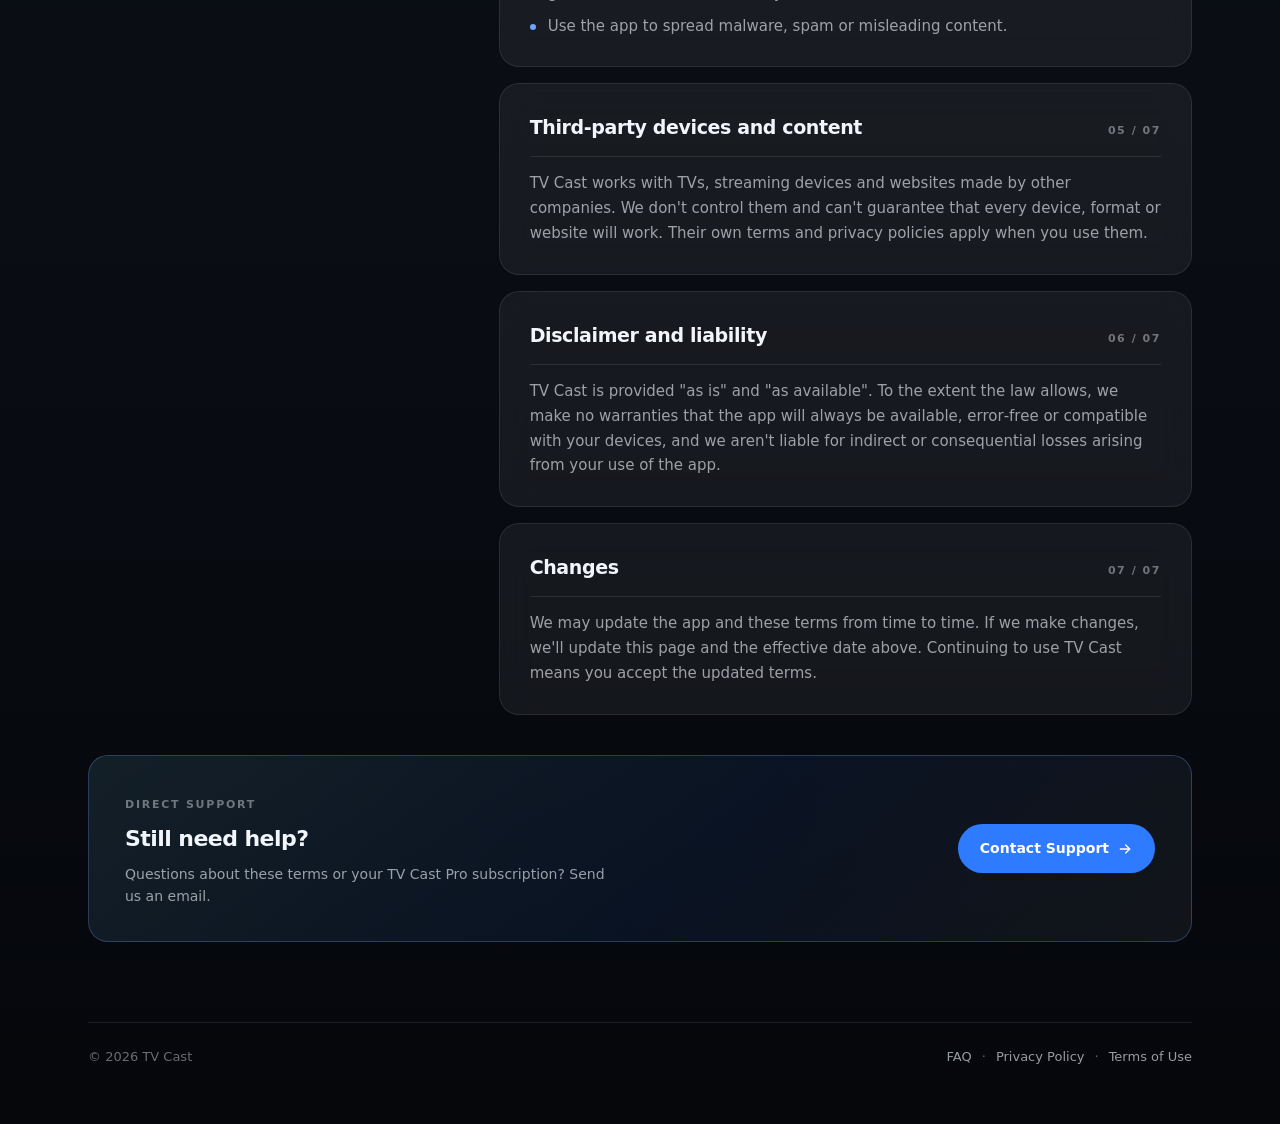
<file: terms.html>
<!DOCTYPE html>
<html lang="en">
<head>
  <meta charset="UTF-8">
  <meta name="viewport" content="width=device-width, initial-scale=1.0, viewport-fit=cover">
  <meta name="color-scheme" content="dark">
  <meta name="theme-color" content="#121722">
  <meta name="description" content="Terms of use and subscription terms for the TV Cast app.">
  <title>Terms of Use — TV Cast</title>
  <link rel="stylesheet" href="style.css">
</head>
<body>
  <div class="bg-blooms" aria-hidden="true">
    <div class="bloom bloom--sky"></div>
    <div class="bloom bloom--blue"></div>
    <div class="bloom bloom--deep"></div>
  </div>

  <div class="site-shell">
    <header class="site-header">
      <a class="brand" href="index.html">
        <span class="logo-tile" aria-hidden="true"><svg viewBox="0 0 300 300" fill="none" stroke="#FFFFFF" stroke-width="16" stroke-linecap="round" stroke-linejoin="round"><rect x="170" y="60" width="112" height="80" rx="18"/><path d="M226 140 V154 M204 156 H248"/><path d="M226 60 L210 38 M226 60 L242 38" stroke-width="12"/><circle cx="208" cy="34" r="10" fill="#FFFFFF" stroke="none"/><circle cx="244" cy="34" r="10" fill="#FFFFFF" stroke="none"/><rect x="46" y="154" width="64" height="116" rx="17" transform="rotate(-22 78 212)"/><path d="M107.3 150.3 A20 20 0 0 1 123.7 166.7"/><path d="M110.3 132.5 A38 38 0 0 1 141.5 163.7"/><path d="M113.2 114.8 A56 56 0 0 1 159.2 160.8"/></svg></span>
        <span class="brand-copy">
          <span class="brand-wordmark">TV Cast</span>
          <span class="brand-tagline">Cast your phone to any TV</span>
        </span>
      </a>
      <nav class="site-nav" aria-label="Support navigation">
        <a class="nav-link" href="index.html">Help</a>
        <a class="nav-link" href="faq.html">FAQ</a>
        <a class="nav-link" href="privacy.html">Privacy</a>
        <a class="nav-link nav-link--active" href="terms.html">Terms</a>
      </nav>
    </header>

    <main class="main-content">
      <div class="editorial-split">
        <aside class="editorial-aside">
          <span class="eyebrow">Legal · 03</span>
          <h1 class="display-title display-title--sub">Terms of Use</h1>
          <p class="effective-date">Effective date: November 22, 2026</p>
          <p class="hero-intro">Please read these terms before using TV Cast. By downloading or using the app, you agree to them.</p>
        </aside>
        <div class="editorial-flow">
          <div class="policy-cards">
            <article class="glass-card policy-card">
              <div class="policy-card-head"><h2 class="policy-title">Using TV Cast</h2><span class="section-num">01 / 07</span></div>
              <div class="policy-body"><p>TV Cast lets you send photos, videos, music, web videos and your screen from your iPhone to compatible TVs on your own network. You may use the app for personal, non‑commercial purposes, subject to these terms and Apple's <a href="https://www.apple.com/legal/internet-services/itunes/dev/stdeula/">Licensed Application End User License Agreement</a>.</p><p>You are responsible for the content you cast and for having the rights to show it. Some websites and services don't allow their content to be cast, and TV Cast doesn't work around those restrictions.</p></div>
            </article>
            <article class="glass-card policy-card">
              <div class="policy-card-head"><h2 class="policy-title">Content you cast</h2><span class="section-num">02 / 07</span></div>
              <div class="policy-body"><ul class="bullet-list"><li>TV Cast doesn't host, provide or review the photos, videos, music or websites you cast. You are responsible for what you show on your TV.</li><li>Only cast content you own or have permission to use. Don't use TV Cast to share pirated, illegal, harmful or hateful content, or explicit content where minors can see it.</li><li>Websites you open in the built‑in browser belong to third parties. We don't control them and aren't responsible for their content, availability or practices.</li><li>We may restrict or end access to the app for anyone who uses it in breach of these terms.</li></ul></div>
            </article>
            <article class="glass-card policy-card">
              <div class="policy-card-head"><h2 class="policy-title">TV Cast Pro subscriptions</h2><span class="section-num">03 / 07</span></div>
              <div class="policy-body"><p>TV Cast is free to use with daily limits. TV Cast Pro removes these limits and unlocks HD screen mirroring.</p><ul class="bullet-list"><li>Payment is charged to your Apple ID account when you confirm the purchase, or when a free trial ends.</li><li>Subscriptions renew automatically unless auto‑renew is turned off at least 24 hours before the end of the current period.</li><li>Your account is charged for renewal within 24 hours before the end of the current period, at the price shown when you subscribed.</li><li>You can manage or cancel your subscription in iPhone Settings → your name → Subscriptions.</li><li>If a plan includes a free trial, any unused part of the trial ends when you buy a subscription.</li><li>Refunds are handled by Apple according to its policies.</li></ul></div>
            </article>
            <article class="glass-card policy-card">
              <div class="policy-card-head"><h2 class="policy-title">Things you agree not to do</h2><span class="section-num">04 / 07</span></div>
              <div class="policy-body"><ul class="bullet-list"><li>Copy, modify, decompile or reverse engineer the app, except where the law allows it.</li><li>Use the app to break the law or to infringe anyone's copyright, privacy or other rights.</li><li>Interfere with or disrupt the app, other people's devices or networks, or try to get around its limits or security.</li><li>Use the app to spread malware, spam or misleading content.</li></ul></div>
            </article>
            <article class="glass-card policy-card">
              <div class="policy-card-head"><h2 class="policy-title">Third‑party devices and content</h2><span class="section-num">05 / 07</span></div>
              <div class="policy-body"><p>TV Cast works with TVs, streaming devices and websites made by other companies. We don't control them and can't guarantee that every device, format or website will work. Their own terms and privacy policies apply when you use them.</p></div>
            </article>
            <article class="glass-card policy-card">
              <div class="policy-card-head"><h2 class="policy-title">Disclaimer and liability</h2><span class="section-num">06 / 07</span></div>
              <div class="policy-body"><p>TV Cast is provided "as is" and "as available". To the extent the law allows, we make no warranties that the app will always be available, error‑free or compatible with your devices, and we aren't liable for indirect or consequential losses arising from your use of the app.</p></div>
            </article>
            <article class="glass-card policy-card">
              <div class="policy-card-head"><h2 class="policy-title">Changes</h2><span class="section-num">07 / 07</span></div>
              <div class="policy-body"><p>We may update the app and these terms from time to time. If we make changes, we'll update this page and the effective date above. Continuing to use TV Cast means you accept the updated terms.</p></div>
            </article>
          </div>
        </div>
      </div>

      <section class="contact-card" aria-label="Contact support">
        <div>
          <span class="eyebrow">Direct Support</span>
          <h2 class="contact-title">Still need help?</h2>
          <p class="contact-desc">Questions about these terms or your TV Cast Pro subscription? Send us an email.</p>
        </div>
        <a class="contact-btn" href="mailto:hiepzxc16@gmail.com"><span>Contact Support</span><svg width="16" height="16" viewBox="0 0 24 24" fill="none" stroke="currentColor" stroke-width="2" stroke-linecap="round" stroke-linejoin="round" aria-hidden="true"><path d="M5 12h14"/><path d="M13 6l6 6-6 6"/></svg></a>
      </section>
    </main>

    <footer class="site-footer">
      <span>© 2026 TV Cast</span>
      <div class="footer-links">
        <a href="faq.html">FAQ</a>
        <span aria-hidden="true">·</span>
        <a href="privacy.html">Privacy Policy</a>
        <span aria-hidden="true">·</span>
        <a href="terms.html">Terms of Use</a>
      </div>
    </footer>
  </div>
</body>
</html>
</file>
<file: style.css>
:root {
  --bg-top: #121722;
  --bg-bottom: #05070B;
  --ink: #F2F5FA;
  --ink-secondary: rgba(242, 245, 250, 0.62);
  --ink-label: rgba(242, 245, 250, 0.42);
  --accent: #2F7BFF;
  --accent-soft: #6FA4FF;
  --sky-start: #7DD3FC;
  --sky-end: #0284C7;
  --card-bg: rgba(255, 255, 255, 0.06);
  --card-bg-hover: rgba(255, 255, 255, 0.09);
  --card-border: rgba(255, 255, 255, 0.09);
  --hairline: rgba(255, 255, 255, 0.09);
  --radius-card: 20px;
  --font-sans: -apple-system, BlinkMacSystemFont, "SF Pro Display", "SF Pro Text", system-ui, sans-serif;
  color-scheme: dark;
}

*, *::before, *::after { box-sizing: border-box; margin: 0; padding: 0; }

html {
  background: var(--bg-bottom);
  color: var(--ink);
  font-family: var(--font-sans);
  -webkit-font-smoothing: antialiased;
  -moz-osx-font-smoothing: grayscale;
  -webkit-text-size-adjust: 100%;
  scroll-behavior: smooth;
}

body {
  min-height: 100vh;
  background: linear-gradient(180deg, var(--bg-top) 0%, var(--bg-bottom) 100%);
  color: var(--ink);
  font-family: var(--font-sans);
  font-size: 16px;
  line-height: 1.6;
  position: relative;
  overflow-x: hidden;
}

a { color: var(--accent-soft); text-decoration: none; transition: color 0.18s ease, opacity 0.18s ease; }
a:hover { color: var(--ink); }
strong { color: var(--ink); font-weight: 600; }

.bg-blooms { position: fixed; inset: 0; pointer-events: none; z-index: 0; overflow: hidden; }
.bloom { position: absolute; border-radius: 999px; filter: blur(110px); opacity: 0.22; }
.bloom--sky { width: 460px; height: 460px; top: -160px; right: -120px; background: radial-gradient(circle, var(--sky-start) 0%, var(--sky-end) 60%, transparent 100%); }
.bloom--blue { width: 420px; height: 420px; top: 38%; left: -180px; background: radial-gradient(circle, var(--accent-soft) 0%, var(--accent) 65%, transparent 100%); opacity: 0.14; }
.bloom--deep { width: 380px; height: 380px; bottom: -140px; right: 12%; background: radial-gradient(circle, var(--sky-end) 0%, transparent 75%); opacity: 0.16; }

.site-shell {
  position: relative;
  z-index: 1;
  width: 100%;
  max-width: 1200px;
  min-height: 100vh;
  margin: 0 auto;
  padding: 20px 20px 40px;
  display: flex;
  flex-direction: column;
}
@media (min-width: 768px) { .site-shell { padding: 32px 48px 56px; } }

.site-header {
  display: flex;
  flex-wrap: wrap;
  align-items: center;
  justify-content: space-between;
  gap: 16px;
  padding-bottom: 24px;
  border-bottom: 1px solid var(--hairline);
}

.brand { display: inline-flex; align-items: center; gap: 14px; color: var(--ink); }
.brand:hover { color: var(--ink); }

.logo-tile {
  width: 44px;
  height: 44px;
  border-radius: 13px;
  background: linear-gradient(135deg, var(--sky-start) 0%, var(--sky-end) 100%);
  box-shadow: inset 0 1px 0 rgba(255, 255, 255, 0.4), 0 10px 26px rgba(2, 132, 199, 0.32);
  display: inline-flex;
  align-items: center;
  justify-content: center;
  flex-shrink: 0;
}
.logo-tile svg { width: 32px; height: 32px; display: block; }

.brand-copy { display: flex; flex-direction: column; gap: 1px; }
.brand-wordmark { font-size: 17px; font-weight: 800; letter-spacing: -0.025em; line-height: 1.15; color: var(--ink); }
.brand-tagline { font-size: 12px; color: var(--ink-secondary); line-height: 1.2; }

.site-nav { display: flex; align-items: center; gap: 6px; flex-wrap: wrap; }
.nav-link {
  font-size: 13px;
  font-weight: 500;
  color: var(--ink-secondary);
  padding: 7px 12px;
  border-radius: 999px;
  border: 1px solid transparent;
  transition: color 0.18s ease, background-color 0.18s ease, border-color 0.18s ease;
}
.nav-link:hover { color: var(--ink); background: rgba(255, 255, 255, 0.05); }
.nav-link--active { color: var(--ink); background: var(--card-bg); border-color: var(--card-border); }

.main-content { flex: 1; padding-top: 36px; padding-bottom: 56px; }
@media (min-width: 768px) { .main-content { padding-top: 64px; padding-bottom: 80px; } }

.eyebrow { display: inline-block; font-size: 11px; font-weight: 700; letter-spacing: 0.16em; text-transform: uppercase; color: var(--ink-label); }
.display-title { margin-top: 14px; font-size: clamp(38px, 8vw, 68px); font-weight: 800; letter-spacing: -0.035em; line-height: 1.02; color: var(--ink); }
.display-title--sub { font-size: clamp(34px, 6.5vw, 56px); }
.hero-intro { margin-top: 20px; max-width: 520px; font-size: 17px; line-height: 1.6; color: var(--ink-secondary); }
.effective-date { margin-top: 16px; font-size: 13px; font-weight: 500; letter-spacing: 0.02em; color: var(--ink-label); }

.glass-card {
  background: var(--card-bg);
  border: 1px solid var(--card-border);
  border-radius: var(--radius-card);
  backdrop-filter: blur(18px);
  -webkit-backdrop-filter: blur(18px);
}

.icon-tile {
  width: 44px;
  height: 44px;
  border-radius: 13px;
  display: inline-flex;
  align-items: center;
  justify-content: center;
  color: #FFFFFF;
  flex-shrink: 0;
  box-shadow: inset 0 1px 0 rgba(255, 255, 255, 0.35);
}
.icon-tile--sm { width: 36px; height: 36px; border-radius: 10px; }
.icon-tile svg { width: 20px; height: 20px; display: block; }
.icon-tile--sm svg { width: 18px; height: 18px; }

.tile--blue { background: linear-gradient(135deg, #6FA4FF 0%, #2F7BFF 100%); }
.tile--sky { background: linear-gradient(135deg, #7DD3FC 0%, #0284C7 100%); }
.tile--violet { background: linear-gradient(135deg, #8B7CFF 0%, #5B4CF0 100%); }
.tile--teal { background: linear-gradient(135deg, #4FD1C5 0%, #1FA2A0 100%); }
.tile--amber { background: linear-gradient(135deg, #FFB547 0%, #F28C28 100%); }
.tile--graphite { background: linear-gradient(135deg, #8E9AAF 0%, #4E5869 100%); }

.hub-layout { display: grid; grid-template-columns: 1fr; gap: 36px; }
@media (min-width: 900px) { .hub-layout { grid-template-columns: 5fr 7fr; gap: 64px; align-items: start; } }
.hub-hero { position: relative; }
@media (min-width: 900px) { .hub-hero { position: sticky; top: 48px; } }
.hub-cards { display: flex; flex-direction: column; gap: 16px; }
.hub-card {
  display: flex;
  align-items: center;
  gap: 18px;
  padding: 24px;
  color: var(--ink);
  transition: transform 0.2s ease, background-color 0.2s ease, border-color 0.2s ease;
}
@media (min-width: 768px) { .hub-card { padding: 28px 30px; } }
.hub-card:hover { transform: translateY(-2px); background: var(--card-bg-hover); border-color: rgba(255, 255, 255, 0.16); color: var(--ink); }
.hub-card-body { flex: 1; min-width: 0; display: flex; flex-direction: column; }
.hub-card-meta, .hub-card-title, .hub-card-desc { display: block; }
.hub-card-meta { font-size: 11px; font-weight: 700; letter-spacing: 0.14em; text-transform: uppercase; color: var(--ink-label); margin-bottom: 4px; }
.hub-card-title { font-size: 20px; font-weight: 800; letter-spacing: -0.02em; color: var(--ink); }
.hub-card-desc { margin-top: 4px; font-size: 14px; color: var(--ink-secondary); line-height: 1.45; }

.arrow-circle {
  width: 36px;
  height: 36px;
  border-radius: 999px;
  border: 1px solid var(--card-border);
  display: inline-flex;
  align-items: center;
  justify-content: center;
  color: var(--ink-secondary);
  flex-shrink: 0;
  transition: transform 0.2s ease, color 0.2s ease, border-color 0.2s ease;
}
.hub-card:hover .arrow-circle { transform: translateX(3px); color: var(--ink); border-color: rgba(255, 255, 255, 0.24); }

.editorial-split { display: grid; grid-template-columns: 1fr; gap: 36px; }
@media (min-width: 900px) { .editorial-split { grid-template-columns: 4fr 8fr; gap: 64px; align-items: start; } }
.editorial-aside { display: flex; flex-direction: column; }
@media (min-width: 900px) { .editorial-aside { position: sticky; top: 40px; } }
.aside-toc { margin-top: 28px; padding-top: 20px; border-top: 1px solid var(--hairline); display: none; }
@media (min-width: 900px) { .aside-toc { display: flex; flex-direction: column; gap: 10px; } }
.toc-link { font-size: 13px; color: var(--ink-secondary); display: flex; align-items: center; justify-content: space-between; }
.toc-link:hover { color: var(--ink); }
.editorial-flow { display: flex; flex-direction: column; gap: 36px; }

.faq-group { display: flex; flex-direction: column; gap: 12px; scroll-margin-top: 24px; }
.faq-group-head { display: flex; align-items: center; justify-content: space-between; padding-bottom: 10px; border-bottom: 1px solid var(--hairline); }
.faq-list { display: flex; flex-direction: column; gap: 10px; }
.faq-item { overflow: hidden; transition: background-color 0.18s ease, border-color 0.18s ease; }
.faq-item[open] { background: rgba(255, 255, 255, 0.08); border-color: rgba(255, 255, 255, 0.15); }
.faq-summary { list-style: none; padding: 18px 20px; display: flex; align-items: center; gap: 14px; cursor: pointer; user-select: none; -webkit-user-select: none; }
.faq-summary::-webkit-details-marker { display: none; }
.faq-question { flex: 1; font-size: 16px; font-weight: 600; letter-spacing: -0.01em; color: var(--ink); line-height: 1.35; }
.faq-chevron { width: 24px; height: 24px; display: inline-flex; align-items: center; justify-content: center; color: var(--ink-secondary); flex-shrink: 0; transition: transform 0.22s ease; }
.faq-item[open] .faq-chevron { transform: rotate(180deg); color: var(--ink); }
.faq-answer { padding: 0 20px 20px 70px; font-size: 15px; color: var(--ink-secondary); line-height: 1.65; }
@media (max-width: 520px) { .faq-answer { padding: 0 20px 20px 20px; } }
.faq-answer p + p, .faq-answer p + ol, .faq-answer ol + p, .faq-answer p + ul, .faq-answer ul + p { margin-top: 12px; }

.steps { padding-left: 20px; display: flex; flex-direction: column; gap: 6px; }
.steps li::marker { color: var(--accent-soft); font-weight: 700; }

.summary-card {
  padding: 26px;
  background: linear-gradient(145deg, rgba(125, 211, 252, 0.10) 0%, rgba(47, 123, 255, 0.08) 100%);
  border: 1px solid rgba(111, 164, 255, 0.28);
  border-radius: var(--radius-card);
}
.summary-title { margin-top: 8px; font-size: 20px; font-weight: 800; letter-spacing: -0.02em; color: var(--ink); }

.bullet-list { margin-top: 14px; list-style: none; display: flex; flex-direction: column; gap: 10px; }
.bullet-list li { position: relative; padding-left: 18px; font-size: 15px; color: var(--ink-secondary); line-height: 1.55; }
.bullet-list li::before { content: ""; position: absolute; left: 0; top: 9px; width: 6px; height: 6px; border-radius: 999px; background: var(--accent-soft); }

.policy-cards { display: flex; flex-direction: column; gap: 16px; }
.policy-card { padding: 24px; }
@media (min-width: 768px) { .policy-card { padding: 28px 30px; } }
.policy-card-head { display: flex; align-items: baseline; justify-content: space-between; gap: 12px; padding-bottom: 14px; border-bottom: 1px solid var(--hairline); }
.policy-title { font-size: 19px; font-weight: 800; letter-spacing: -0.02em; color: var(--ink); }
.section-num { font-size: 11px; font-weight: 700; letter-spacing: 0.14em; color: var(--ink-label); flex-shrink: 0; }
.policy-body { margin-top: 14px; font-size: 15px; color: var(--ink-secondary); line-height: 1.65; }
.policy-body p + p, .policy-body p + .bullet-list { margin-top: 12px; }

.contact-card {
  margin-top: 40px;
  padding: 28px 24px;
  border-radius: var(--radius-card);
  background: linear-gradient(135deg, rgba(125, 211, 252, 0.11) 0%, rgba(47, 123, 255, 0.09) 55%, rgba(255, 255, 255, 0.05) 100%);
  border: 1px solid rgba(111, 164, 255, 0.28);
  display: flex;
  flex-direction: column;
  gap: 18px;
}
@media (min-width: 768px) {
  .contact-card { padding: 34px 36px; flex-direction: row; align-items: center; justify-content: space-between; gap: 32px; }
}
.contact-title { margin-top: 6px; font-size: 22px; font-weight: 800; letter-spacing: -0.025em; color: var(--ink); }
.contact-desc { margin-top: 6px; font-size: 14px; color: var(--ink-secondary); max-width: 480px; }
.contact-btn {
  display: inline-flex;
  align-items: center;
  justify-content: center;
  gap: 8px;
  padding: 13px 22px;
  border-radius: 999px;
  background: var(--accent);
  color: #FFFFFF;
  font-size: 14px;
  font-weight: 600;
  white-space: nowrap;
  align-self: flex-start;
  transition: background-color 0.18s ease, transform 0.15s ease;
}
@media (min-width: 768px) { .contact-btn { align-self: center; } }
.contact-btn:hover { background: #4489FF; color: #FFFFFF; transform: translateY(-1px); }

.site-footer {
  margin-top: auto;
  padding-top: 24px;
  border-top: 1px solid var(--hairline);
  display: flex;
  flex-wrap: wrap;
  align-items: center;
  justify-content: space-between;
  gap: 12px;
  font-size: 13px;
  color: var(--ink-label);
}
.footer-links { display: flex; flex-wrap: wrap; align-items: center; gap: 10px; }
.footer-links a { color: var(--ink-secondary); }
.footer-links a:hover { color: var(--ink); }
</file>
